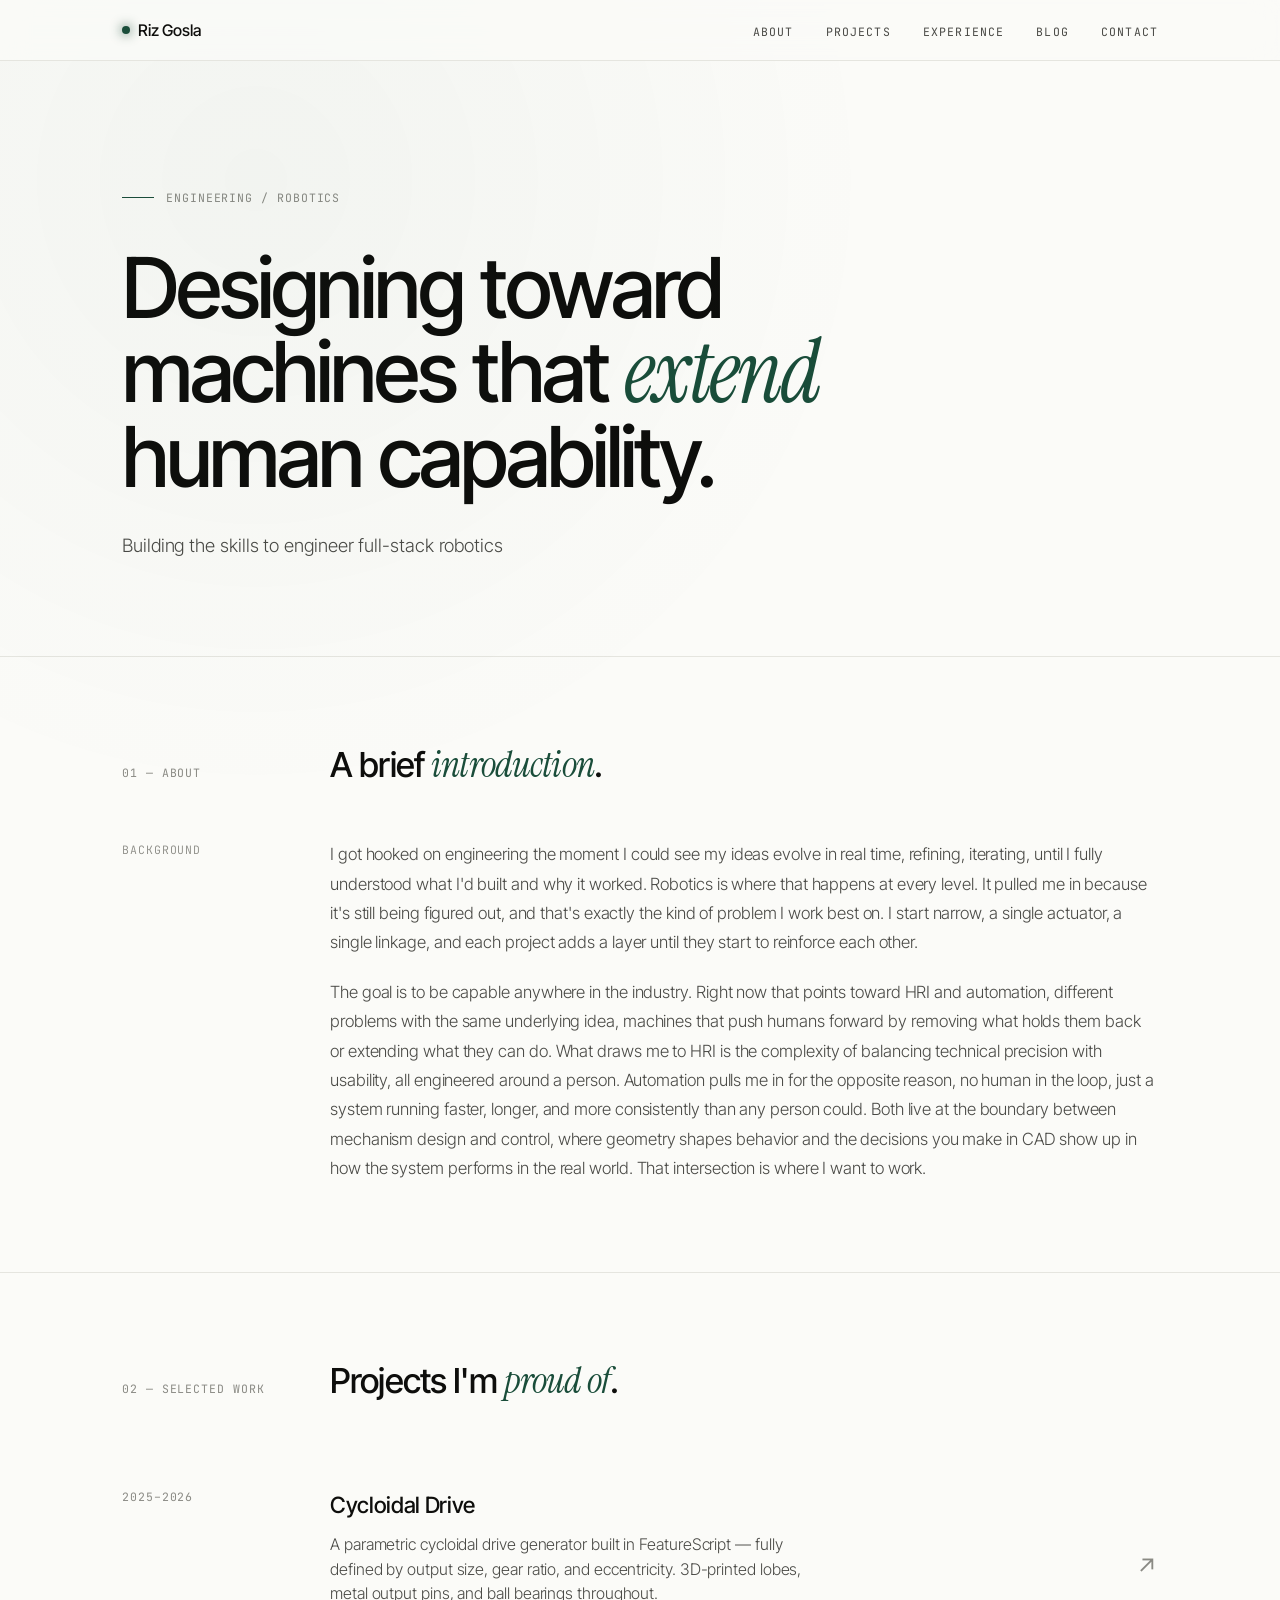
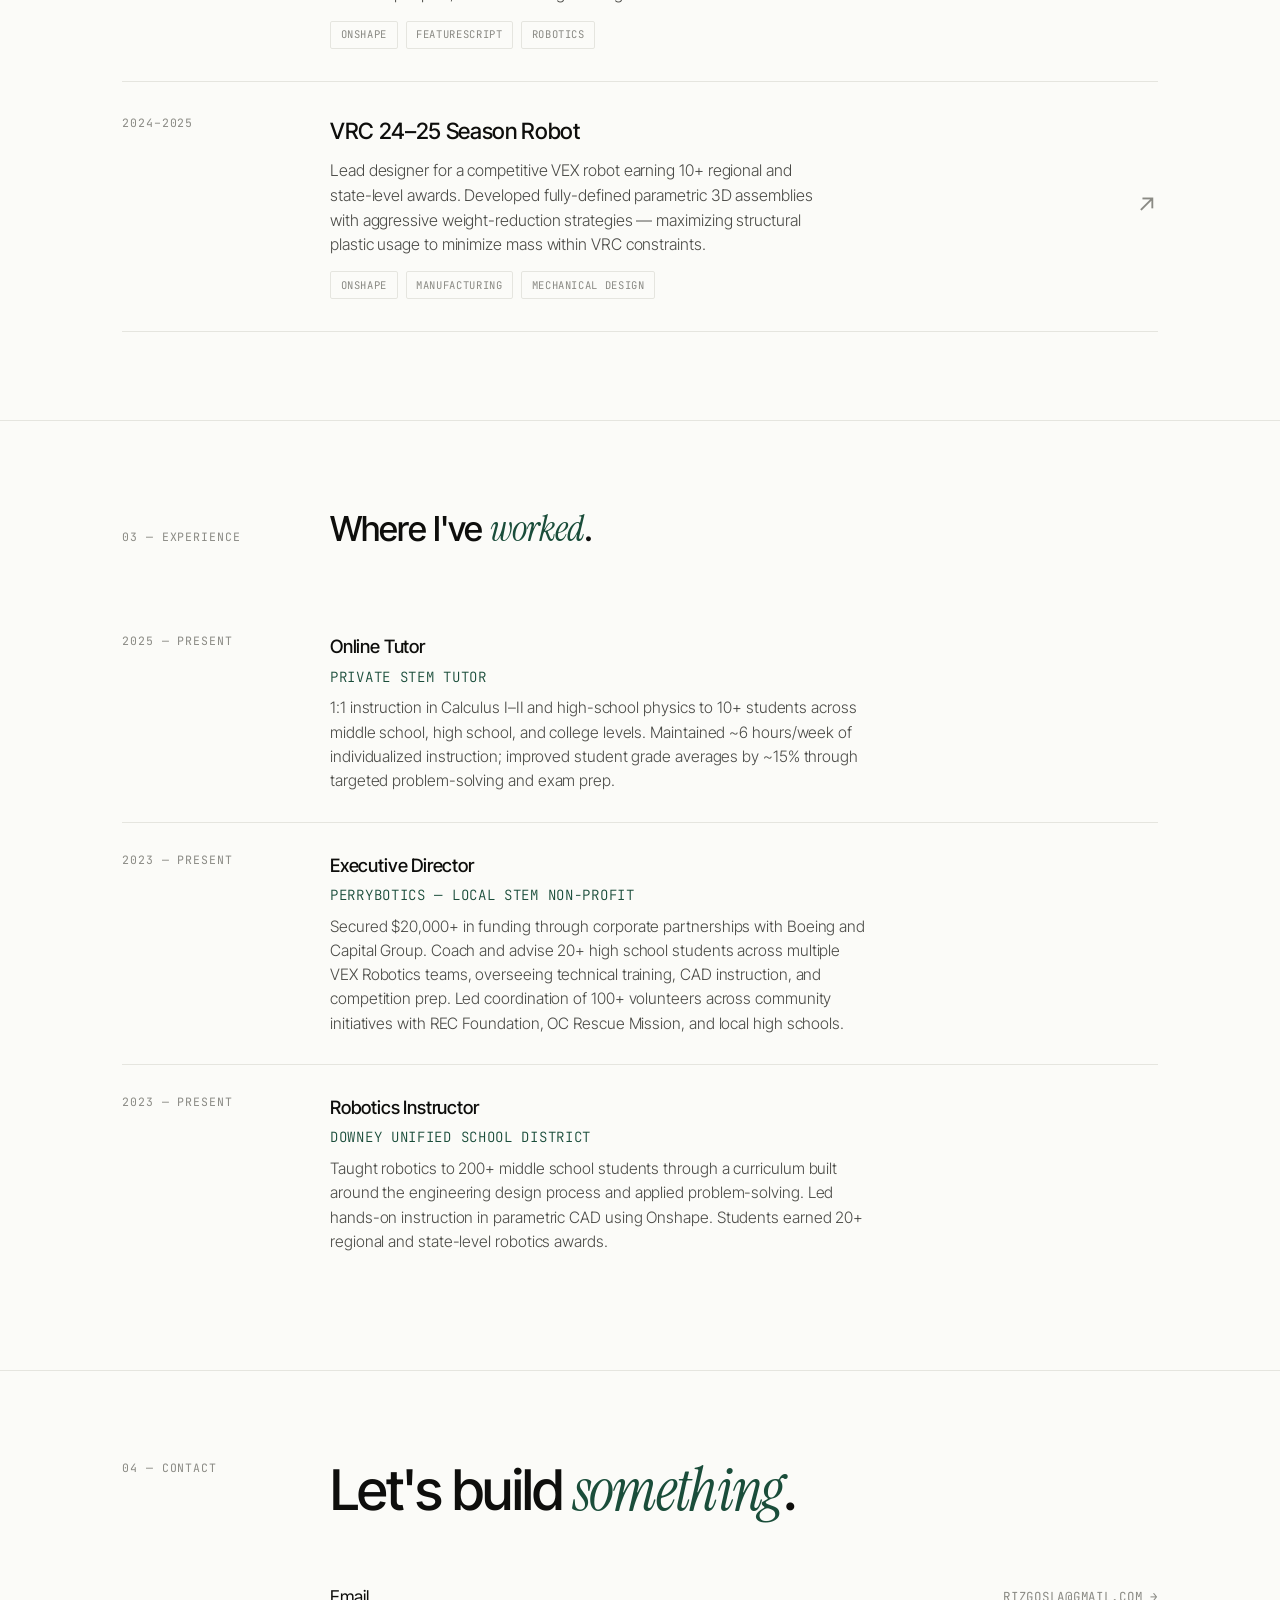
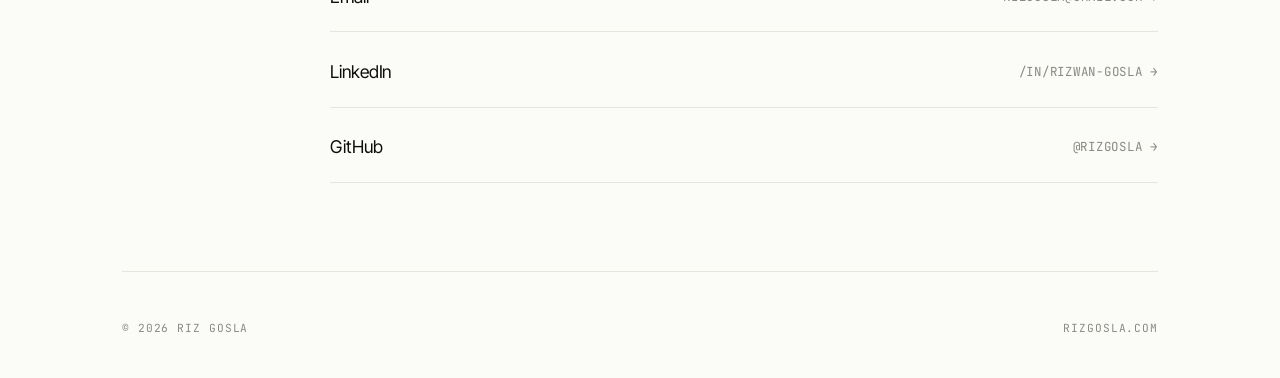
<file: index.html>
<!DOCTYPE html>
<html lang="en">
<head>
<meta charset="UTF-8" />
<meta name="viewport" content="width=device-width, initial-scale=1.0" />
<title>Riz Gosla — Engineering & Robotics</title>
<meta name="description" content="Portfolio of Riz Gosla — engineering and robotics." />
<link rel="preconnect" href="https://fonts.googleapis.com">
<link rel="preconnect" href="https://fonts.gstatic.com" crossorigin>
<link href="https://fonts.googleapis.com/css2?family=Instrument+Serif:ital@0;1&family=Inter+Tight:wght@300;400;500;600&family=JetBrains+Mono:wght@400;500&display=swap" rel="stylesheet">
<link rel="stylesheet" href="styles.css">
</head>
<body>

<nav>
  <div class="inner">
    <a href="index.html" class="brand">Riz Gosla</a>
    <ul>
      <li><a href="#about">About</a></li>
      <li><a href="#projects">Projects</a></li>
      <li><a href="#experience">Experience</a></li>
      <li><a href="blog.html">Blog</a></li>
      <li><a href="#contact">Contact</a></li>
    </ul>
  </div>
</nav>

<div class="container" id="top">
  <header class="hero">
    <div class="eyebrow reveal d1"><span class="mono">Engineering / Robotics</span></div>
    <h1 class="reveal d2">Designing toward<br><span style="white-space:nowrap">machines that <span class="serif">extend</span></span><br>human capability.</h1>
    <p class="lede reveal d3">Building the skills to engineer full-stack robotics</p>
  </header>
</div>

<section id="about">
  <div class="container">
    <div class="section-head">
      <span class="mono">01 — About</span>
      <h2>A brief <span class="serif">introduction</span>.</h2>
    </div>
    <div class="about-body">
      <span class="mono">Background</span>
      <div>
        <p>I got hooked on engineering the moment I could see my ideas evolve in real time, 
          refining, iterating, until I fully understood what I'd built and why it worked. 
          Robotics is where that happens at every level. It pulled me in because it's still 
          being figured out, and that's exactly the kind of problem I work best on. I start 
          narrow, a single actuator, a single linkage, and each project adds a layer until 
          they start to reinforce each other.</p>
        <p>The goal is to be capable anywhere in the industry. Right now that points toward
           HRI and automation, different problems with the same underlying idea, machines 
           that push humans forward by removing what holds them back or extending what 
           they can do. What draws me to HRI is the complexity of balancing technical 
           precision with usability, all engineered around a person. Automation pulls me in 
           for the opposite reason, no human in the loop, just a system running faster, longer, 
           and more consistently than any person could. Both live at the boundary between mechanism 
           design and control, where geometry shapes behavior and the decisions you make in CAD show
            up in how the system performs in the real world. That intersection is where I want to work.</p>
      </div>
    </div>
  </div>
</section>

<section id="projects">
  <div class="container">
    <div class="section-head">
      <span class="mono">02 — Selected Work</span>
      <h2>Projects I'm <span class="serif">proud of</span>.</h2>
    </div>
    <div class="projects">

      <a href="projects/example-project.html" class="project">
        <span class="mono">2025–2026</span>
        <div>
          <h3>Cycloidal Drive</h3>
          <p>A parametric cycloidal drive generator built in FeatureScript — fully defined by output size, gear ratio, and eccentricity. 3D-printed lobes, metal output pins, and ball bearings throughout.</p>
          <div class="tags">
            <span class="tag">Onshape</span>
            <span class="tag">FeatureScript</span>
            <span class="tag">Robotics</span>
          </div>
        </div>
        <span class="project-arrow">↗</span>
      </a>
<!--
      <a href="#" class="project">
        <span class="mono">2026–Present</span>
        <div>
          <h3>Financial Prediction Model</h3>
          <p>A Monte Carlo forecasting model (10,000-run simulation) projecting revenue and profit distributions for a 7-figure food business — incorporating order volume, AOV, and cost variability to assess downside risk and surface key growth drivers.</p>
          <div class="tags">
            <span class="tag">Python</span>
            <span class="tag">Monte Carlo Simulation</span>
            <span class="tag">Data Analysis</span>
          </div>
        </div>
        <span class="project-arrow">↗</span>
      </a>
-->
      <a href="projects/vrc-high-stakes.html" class="project">
        <span class="mono">2024–2025</span>
        <div>
          <h3>VRC 24–25 Season Robot</h3>
          <p>Lead designer for a competitive VEX robot earning 10+ regional and state-level awards. Developed fully-defined parametric 3D assemblies with aggressive weight-reduction strategies — maximizing structural plastic usage to minimize mass within VRC constraints.</p>
          <div class="tags">
            <span class="tag">Onshape</span>
            <span class="tag">Manufacturing</span>
            <span class="tag">Mechanical Design</span>
          </div>
        </div>
        <span class="project-arrow">↗</span>
      </a>

    </div>
  </div>
</section>

<section id="experience">
  <div class="container">
    <div class="section-head">
      <span class="mono">03 — Experience</span>
      <h2>Where I've <span class="serif">worked</span>.</h2>
    </div>

    <div class="exp-item">
      <span class="mono">2025 — Present</span>
      <div>
        <h3>Online Tutor</h3>
        <p class="role">Private STEM Tutor</p>
        <p>1:1 instruction in Calculus I–II and high-school physics to 10+ students across middle school, high school, and college levels. Maintained ~6 hours/week of individualized instruction; improved student grade averages by ~15% through targeted problem-solving and exam prep.</p>
      </div>
    </div>

    <div class="exp-item">
      <span class="mono">2023 — Present</span>
      <div>
        <h3>Executive Director</h3>
        <p class="role">Perrybotics — Local STEM Non-Profit</p>
        <p>Secured $20,000+ in funding through corporate partnerships with Boeing and Capital Group. Coach and advise 20+ high school students across multiple VEX Robotics teams, overseeing technical training, CAD instruction, and competition prep. Led coordination of 100+ volunteers across community initiatives with REC Foundation, OC Rescue Mission, and local high schools.</p>
      </div>
    </div>

    <div class="exp-item">
      <span class="mono">2023 — Present</span>
      <div>
        <h3>Robotics Instructor</h3>
        <p class="role">Downey Unified School District</p>
        <p>Taught robotics to 200+ middle school students through a curriculum built around the engineering design process and applied problem-solving. Led hands-on instruction in parametric CAD using Onshape. Students earned 20+ regional and state-level robotics awards.</p>
      </div>
    </div>


  </div>
</section>

<section id="contact">
  <div class="container">
    <div class="contact-grid">
      <span class="mono">04 — Contact</span>
      <div class="contact-body">
        <h2>Let's build <span class="serif">something</span>.</h2>
        <div class="contact-links">
          <a href="mailto:rizgosla@gmail.com">
            <span class="label">Email</span>
            <span class="value">rizgosla@gmail.com →</span>
          </a>
          <a href="https://www.linkedin.com/in/rizwan-gosla" target="_blank" rel="noopener">
            <span class="label">LinkedIn</span>
            <span class="value">/in/rizwan-gosla →</span>
          </a>
          <a href="https://github.com/rizgosla" target="_blank" rel="noopener">
            <span class="label">GitHub</span>
            <span class="value">@rizgosla →</span>
          </a>
        </div>
      </div>
    </div>
  </div>
</section>

<div class="container">
  <footer>
    <span>© 2026 Riz Gosla</span>
    <span>rizgosla.com</span>
  </footer>
</div>

</body>
</html>
</file>
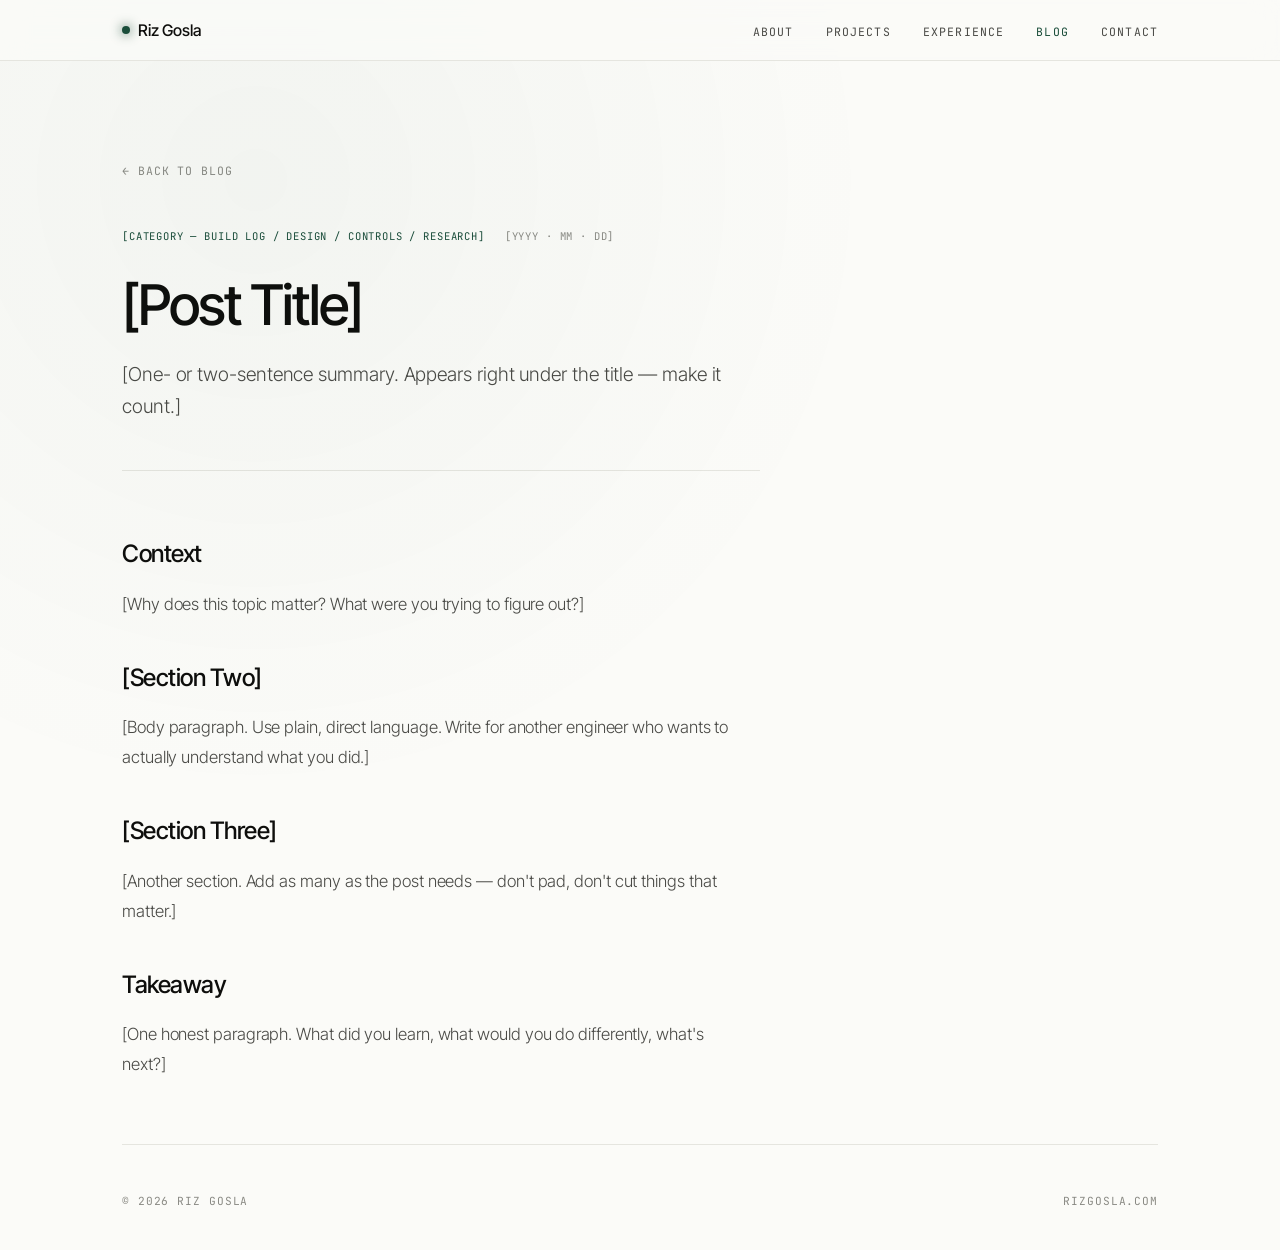
<file: _post-template.html>
<!DOCTYPE html>
<!-- ==========================================================================
     BLOG POST TEMPLATE
     ==========================================================================
     HOW TO USE:
     1. Create a /posts/ folder at the root of your site (same level as index.html).
     2. Duplicate this file inside /posts/. Rename it: my-post-title.html
     3. Update the <title>, meta description, and all [bracketed placeholders].
     4. Add a matching <a class="post-card"> block to blog.html.
     ========================================================================== -->
<html lang="en">
<head>
<meta charset="UTF-8" />
<meta name="viewport" content="width=device-width, initial-scale=1.0" />
<title>[Post Title] — Riz Gosla</title>
<meta name="description" content="[One sentence describing the post.]" />
<link rel="preconnect" href="https://fonts.googleapis.com">
<link rel="preconnect" href="https://fonts.gstatic.com" crossorigin>
<link href="https://fonts.googleapis.com/css2?family=Instrument+Serif:ital@0;1&family=Inter+Tight:wght@300;400;500;600&family=JetBrains+Mono:wght@400;500&display=swap" rel="stylesheet">
<!-- NOTE: ../styles.css because this file is one folder deep -->
<link rel="stylesheet" href="../styles.css">
</head>
<body>

<nav>
  <div class="inner">
    <a href="../index.html" class="brand">Riz Gosla</a>
    <ul>
      <li><a href="../index.html#about">About</a></li>
      <li><a href="../index.html#projects">Projects</a></li>
      <li><a href="../index.html#experience">Experience</a></li>
      <li><a href="../blog.html" class="active">Blog</a></li>
      <li><a href="../index.html#contact">Contact</a></li>
    </ul>
  </div>
</nav>

<div class="container">
  <article class="post-detail">
    <a href="../blog.html" class="back-link">← Back to blog</a>

    <div class="post-detail-meta">
      <span class="post-cat mono">[Category — Build Log / Design / Controls / Research]</span>
      <span class="mono post-date">[YYYY · MM · DD]</span>
    </div>

    <h1>[Post Title]</h1>

    <p class="summary">[One- or two-sentence summary. Appears right under the title — make it count.]</p>

    <!-- ======================================================================
         POST BODY — write your content here.
         Use <h2> for section headings, <p> for paragraphs, <ul>/<ol> for lists.
         Add images with: <img src="../images/your-image.jpg" alt="description">
         (create an /images/ folder at the root if you don't have one)
         ====================================================================== -->
    <div class="post-body">

      <h2>Context</h2>
      <p>[Why does this topic matter? What were you trying to figure out?]</p>

      <h2>[Section Two]</h2>
      <p>[Body paragraph. Use plain, direct language. Write for another engineer who wants to actually understand what you did.]</p>

      <h2>[Section Three]</h2>
      <p>[Another section. Add as many as the post needs — don't pad, don't cut things that matter.]</p>

      <h2>Takeaway</h2>
      <p>[One honest paragraph. What did you learn, what would you do differently, what's next?]</p>

    </div>

    <!-- Optional: link to a related project page -->
    <!-- <div class="post-related">
      <span class="mono">Related project</span>
      <a href="../projects/your-project.html" class="post-related-link">Cycloidal Drive ↗</a>
    </div> -->

  </article>
</div>

<div class="container">
  <footer>
    <span>© 2026 Riz Gosla</span>
    <span>rizgosla.com</span>
  </footer>
</div>

</body>
</html>
</file>
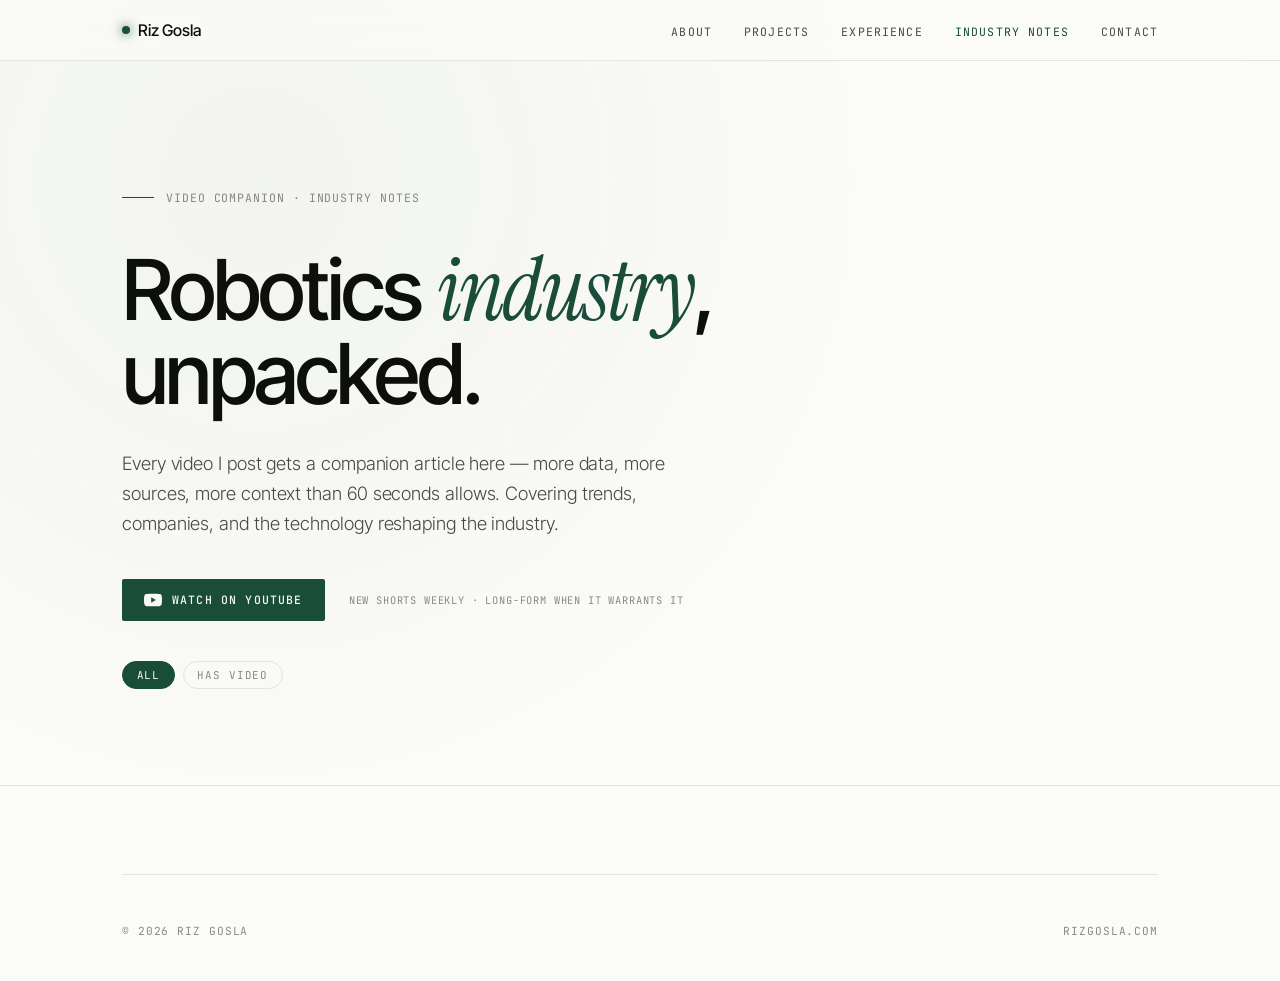
<file: blog.html>
<!DOCTYPE html>
<html lang="en">
<head>
<meta charset="UTF-8" />
<meta name="viewport" content="width=device-width, initial-scale=1.0" />
<title>Industry Notes — Riz Gosla</title>
<link rel="preconnect" href="https://fonts.googleapis.com">
<link rel="preconnect" href="https://fonts.gstatic.com" crossorigin>
<link href="https://fonts.googleapis.com/css2?family=Instrument+Serif:ital@0;1&family=Inter+Tight:wght@300;400;500;600&family=JetBrains+Mono:wght@400;500&display=swap" rel="stylesheet">
<link rel="stylesheet" href="styles.css">
</head>
<body>

<nav>
  <div class="inner">
    <a href="index.html" class="brand">Riz Gosla</a>
    <ul>
      <li><a href="index.html#about">About</a></li>
      <li><a href="index.html#projects">Projects</a></li>
      <li><a href="index.html#experience">Experience</a></li>
      <li><a href="blog.html" class="active">Industry Notes</a></li>
      <li><a href="index.html#contact">Contact</a></li>
    </ul>
  </div>
</nav>

<div class="container">
  <header class="hero">
    <div class="eyebrow"><span class="mono">Video Companion · Industry Notes</span></div>
    <h1>Robotics <span class="serif">industry</span>, unpacked.</h1>
    <p class="lede">Every video I post gets a companion article here — more data, more sources, more context than 60 seconds allows. Covering trends, companies, and the technology reshaping the industry.</p>

    <div class="blog-channel-cta">
      <a href="https://youtube.com/@rizgosla" target="_blank" rel="noopener" class="yt-follow-btn">
        <svg width="18" height="18" viewBox="0 0 24 24" fill="currentColor" aria-hidden="true"><path d="M23.498 6.186a3.016 3.016 0 0 0-2.122-2.136C19.505 3.545 12 3.545 12 3.545s-7.505 0-9.377.505A3.017 3.017 0 0 0 .502 6.186C0 8.07 0 12 0 12s0 3.93.502 5.814a3.016 3.016 0 0 0 2.122 2.136c1.871.505 9.376.505 9.376.505s7.505 0 9.377-.505a3.015 3.015 0 0 0 2.122-2.136C24 15.93 24 12 24 12s0-3.93-.502-5.814zM9.545 15.568V8.432L15.818 12l-6.273 3.568z"/></svg>
        Watch on YouTube
      </a>
      <span class="mono blog-channel-note">New shorts weekly · Long-form when it warrants it</span>
    </div>

    <div class="blog-filters" id="filters"></div>
  </header>
</div>

<section class="blog-section">
  <div class="container">
    <div id="featured"></div>
    <div class="post-grid" id="post-grid"></div>
  </div>
</section>

<div class="container">
  <footer>
    <span>© 2026 Riz Gosla</span>
    <span>rizgosla.com</span>
  </footer>
</div>

<script>
// ==========================================================================
// POST DATA — Add new posts here. Newest first.
//
//   href:     path to the post HTML file (in /posts/)
//   category: industry-trend | company-spotlight | tech-breakdown | deep-dive
//   date:     YYYY · MM · DD
//   title:    post title
//   excerpt:  1–2 sentence teaser
//   youtube:  (optional) YouTube video URL to link — omit if no video yet
//   featured: true for the top/hero post (only set one at a time)
//
// CATEGORIES:
//   industry-trend    — market shifts, funding rounds, acquisition activity
//   company-spotlight — deep look at a single company's tech or strategy
//   tech-breakdown    — how a specific technology actually works
//   deep-dive         — long-form analysis that goes beyond a single short
//
// To add a post:
//   1. Duplicate posts/_post-template.html → posts/your-slug.html
//   2. Fill in the template placeholders
//   3. Add an entry below (copy an existing one, update the fields)
//   Done — the page rebuilds itself.
// ==========================================================================
const posts = [

  // Add posts here. Copy this block and fill it in:
  //
  // {
  //   href: "posts/your-slug.html",
  //   category: "industry-trend",        // industry-trend | company-spotlight | tech-breakdown | deep-dive
  //   date: "2026 · MM · DD",
  //   title: "Your post title",
  //   excerpt: "One or two sentence teaser.",
  //   youtube: "https://youtube.com/...", // optional — remove line if no video
  //   featured: true                      // optional — only set on one post at a time
  // },

];
// ==========================================================================
// RENDERING — don't edit below unless changing the blog layout.
// ==========================================================================

const CATEGORY_LABELS = {
  'industry-trend':    'Industry Trend',
  'company-spotlight': 'Company Spotlight',
  'tech-breakdown':    'Tech Breakdown',
  'deep-dive':         'Deep Dive'
};

function fmtCat(c) {
  return CATEGORY_LABELS[c] || c.split('-').map(w => w[0].toUpperCase() + w.slice(1)).join(' ');
}

function ytBadge(url) {
  if (!url) return '';
  return `<a href="${url}" target="_blank" rel="noopener" class="post-yt-badge" onclick="event.stopPropagation()">
    <svg width="11" height="11" viewBox="0 0 24 24" fill="currentColor" aria-hidden="true"><path d="M23.498 6.186a3.016 3.016 0 0 0-2.122-2.136C19.505 3.545 12 3.545 12 3.545s-7.505 0-9.377.505A3.017 3.017 0 0 0 .502 6.186C0 8.07 0 12 0 12s0 3.93.502 5.814a3.016 3.016 0 0 0 2.122 2.136c1.871.505 9.376.505 9.376.505s7.505 0 9.377-.505a3.015 3.015 0 0 0 2.122-2.136C24 15.93 24 12 24 12s0-3.93-.502-5.814zM9.545 15.568V8.432L15.818 12l-6.273 3.568z"/></svg>
    Watch video
  </a>`;
}

const featuredPost = posts.find(p => p.featured);
const gridPosts    = posts.filter(p => !p.featured);

// Render featured
document.getElementById('featured').innerHTML = featuredPost ? `
  <a href="${featuredPost.href}" class="post-featured" data-category="${featuredPost.category}">
    <div class="post-featured-meta">
      <span class="post-cat mono">${fmtCat(featuredPost.category)}</span>
      <span class="mono post-date">${featuredPost.date}</span>
      ${featuredPost.youtube ? `<span class="post-has-video mono">
        <svg width="9" height="9" viewBox="0 0 24 24" fill="currentColor"><path d="M23.498 6.186a3.016 3.016 0 0 0-2.122-2.136C19.505 3.545 12 3.545 12 3.545s-7.505 0-9.377.505A3.017 3.017 0 0 0 .502 6.186C0 8.07 0 12 0 12s0 3.93.502 5.814a3.016 3.016 0 0 0 2.122 2.136c1.871.505 9.376.505 9.376.505s7.505 0 9.377-.505a3.015 3.015 0 0 0 2.122-2.136C24 15.93 24 12 24 12s0-3.93-.502-5.814zM9.545 15.568V8.432L15.818 12l-6.273 3.568z"/></svg>
        Video available
      </span>` : ''}
    </div>
    <h2>${featuredPost.title}</h2>
    <p class="post-excerpt">${featuredPost.excerpt}</p>
    <div class="post-featured-actions">
      <span class="post-read-more">Read companion article ↗</span>
      ${ytBadge(featuredPost.youtube)}
    </div>
  </a>` : '';

// Render grid
document.getElementById('post-grid').innerHTML = gridPosts.length
  ? gridPosts.map(p => `
    <a href="${p.href}" class="post-card" data-category="${p.category}">
      <div class="post-card-meta">
        <span class="post-cat mono">${fmtCat(p.category)}</span>
        <span class="mono post-date">${p.date}</span>
        ${p.youtube ? `<span class="post-has-video mono">
          <svg width="8" height="8" viewBox="0 0 24 24" fill="currentColor"><path d="M23.498 6.186a3.016 3.016 0 0 0-2.122-2.136C19.505 3.545 12 3.545 12 3.545s-7.505 0-9.377.505A3.017 3.017 0 0 0 .502 6.186C0 8.07 0 12 0 12s0 3.93.502 5.814a3.016 3.016 0 0 0 2.122 2.136c1.871.505 9.376.505 9.376.505s7.505 0 9.377-.505a3.015 3.015 0 0 0 2.122-2.136C24 15.93 24 12 24 12s0-3.93-.502-5.814zM9.545 15.568V8.432L15.818 12l-6.273 3.568z"/></svg>
          Video
        </span>` : ''}
      </div>
      <h3>${p.title}</h3>
      <p class="post-excerpt">${p.excerpt}</p>
      <div class="post-card-footer">
        <span class="post-read-more">Read ↗</span>
        ${ytBadge(p.youtube)}
      </div>
    </a>`).join('')
  : '';

// Build filters from categories present in posts
const cats = [...new Set(posts.map(p => p.category))];
const filtersEl = document.getElementById('filters');
filtersEl.innerHTML =
  `<button class="filter-btn active" data-filter="all">All</button>` +
  cats.map(c => `<button class="filter-btn" data-filter="${c}">${fmtCat(c)}</button>`).join('') +
  `<button class="filter-btn" data-filter="has-video">Has Video</button>`;

filtersEl.addEventListener('click', e => {
  const btn = e.target.closest('.filter-btn');
  if (!btn) return;
  filtersEl.querySelectorAll('.filter-btn').forEach(b => b.classList.remove('active'));
  btn.classList.add('active');
  const f = btn.dataset.filter;
  document.querySelectorAll('.post-card, .post-featured').forEach(card => {
    if (f === 'all') {
      card.style.display = '';
    } else if (f === 'has-video') {
      const postData = posts.find(p => card.querySelector('h2,h3')?.textContent === p.title);
      card.style.display = (postData && postData.youtube) ? '' : 'none';
    } else {
      card.style.display = (card.dataset.category === f) ? '' : 'none';
    }
  });
});
</script>

</body>
</html>
</file>
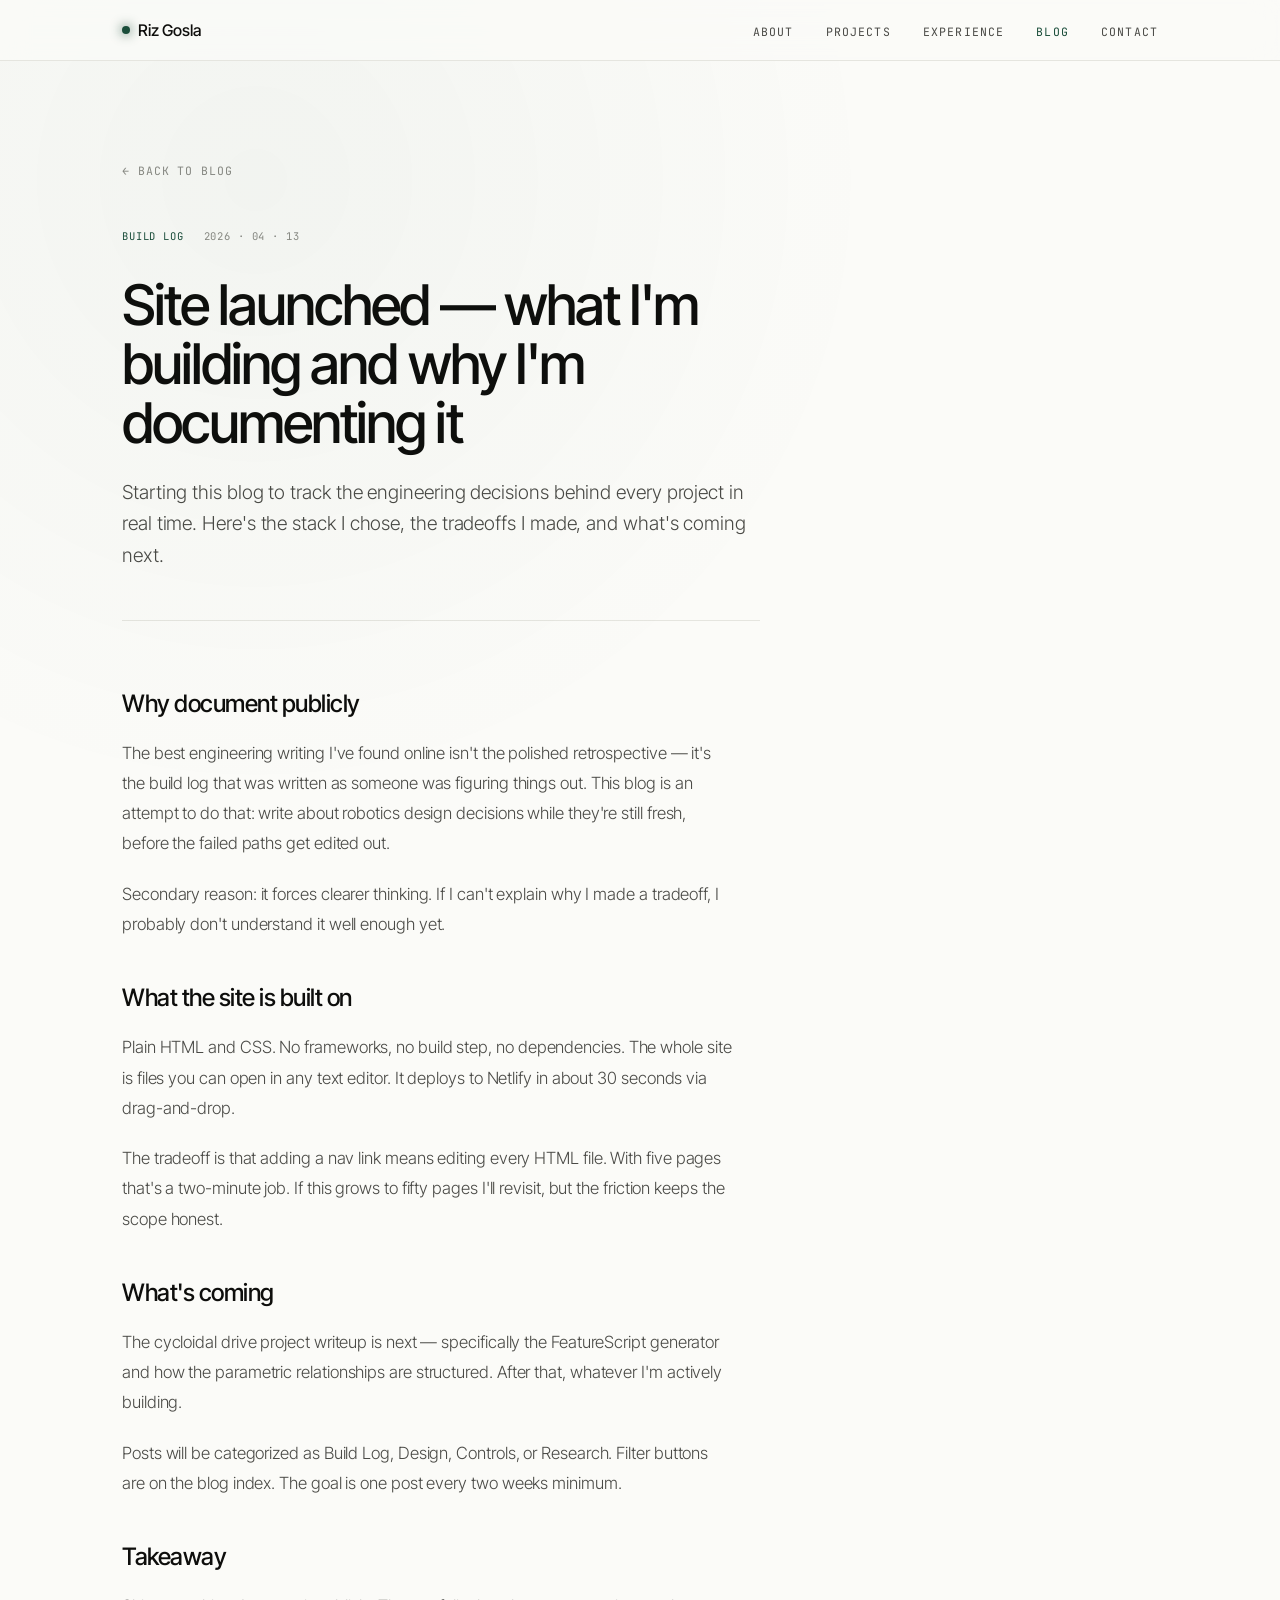
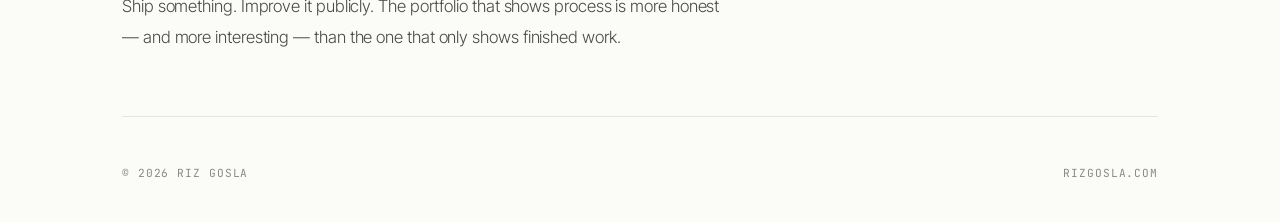
<file: example-post.html>
<!DOCTYPE html>
<html lang="en">
<head>
<meta charset="UTF-8" />
<meta name="viewport" content="width=device-width, initial-scale=1.0" />
<title>Site launched — Riz Gosla</title>
<meta name="description" content="Starting this blog to track the engineering decisions behind every project in real time." />
<link rel="preconnect" href="https://fonts.googleapis.com">
<link rel="preconnect" href="https://fonts.gstatic.com" crossorigin>
<link href="https://fonts.googleapis.com/css2?family=Instrument+Serif:ital@0;1&family=Inter+Tight:wght@300;400;500;600&family=JetBrains+Mono:wght@400;500&display=swap" rel="stylesheet">
<link rel="stylesheet" href="../styles.css">
</head>
<body>

<nav>
  <div class="inner">
    <a href="../index.html" class="brand">Riz Gosla</a>
    <ul>
      <li><a href="../index.html#about">About</a></li>
      <li><a href="../index.html#projects">Projects</a></li>
      <li><a href="../index.html#experience">Experience</a></li>
      <li><a href="../blog.html" class="active">Blog</a></li>
      <li><a href="../index.html#contact">Contact</a></li>
    </ul>
  </div>
</nav>

<div class="container">
  <article class="post-detail">
    <a href="../blog.html" class="back-link">← Back to blog</a>

    <div class="post-detail-meta">
      <span class="post-cat mono">Build Log</span>
      <span class="mono post-date">2026 · 04 · 13</span>
    </div>

    <h1>Site launched — what I'm building and why I'm documenting it</h1>

    <p class="summary">Starting this blog to track the engineering decisions behind every project in real time. Here's the stack I chose, the tradeoffs I made, and what's coming next.</p>

    <div class="post-body">

      <h2>Why document publicly</h2>
      <p>The best engineering writing I've found online isn't the polished retrospective — it's the build log that was written as someone was figuring things out. This blog is an attempt to do that: write about robotics design decisions while they're still fresh, before the failed paths get edited out.</p>
      <p>Secondary reason: it forces clearer thinking. If I can't explain why I made a tradeoff, I probably don't understand it well enough yet.</p>

      <h2>What the site is built on</h2>
      <p>Plain HTML and CSS. No frameworks, no build step, no dependencies. The whole site is files you can open in any text editor. It deploys to Netlify in about 30 seconds via drag-and-drop.</p>
      <p>The tradeoff is that adding a nav link means editing every HTML file. With five pages that's a two-minute job. If this grows to fifty pages I'll revisit, but the friction keeps the scope honest.</p>

      <h2>What's coming</h2>
      <p>The cycloidal drive project writeup is next — specifically the FeatureScript generator and how the parametric relationships are structured. After that, whatever I'm actively building.</p>
      <p>Posts will be categorized as Build Log, Design, Controls, or Research. Filter buttons are on the blog index. The goal is one post every two weeks minimum.</p>

      <h2>Takeaway</h2>
      <p>Ship something. Improve it publicly. The portfolio that shows process is more honest — and more interesting — than the one that only shows finished work.</p>

    </div>

  </article>
</div>

<div class="container">
  <footer>
    <span>© 2026 Riz Gosla</span>
    <span>rizgosla.com</span>
  </footer>
</div>

</body>
</html>
</file>
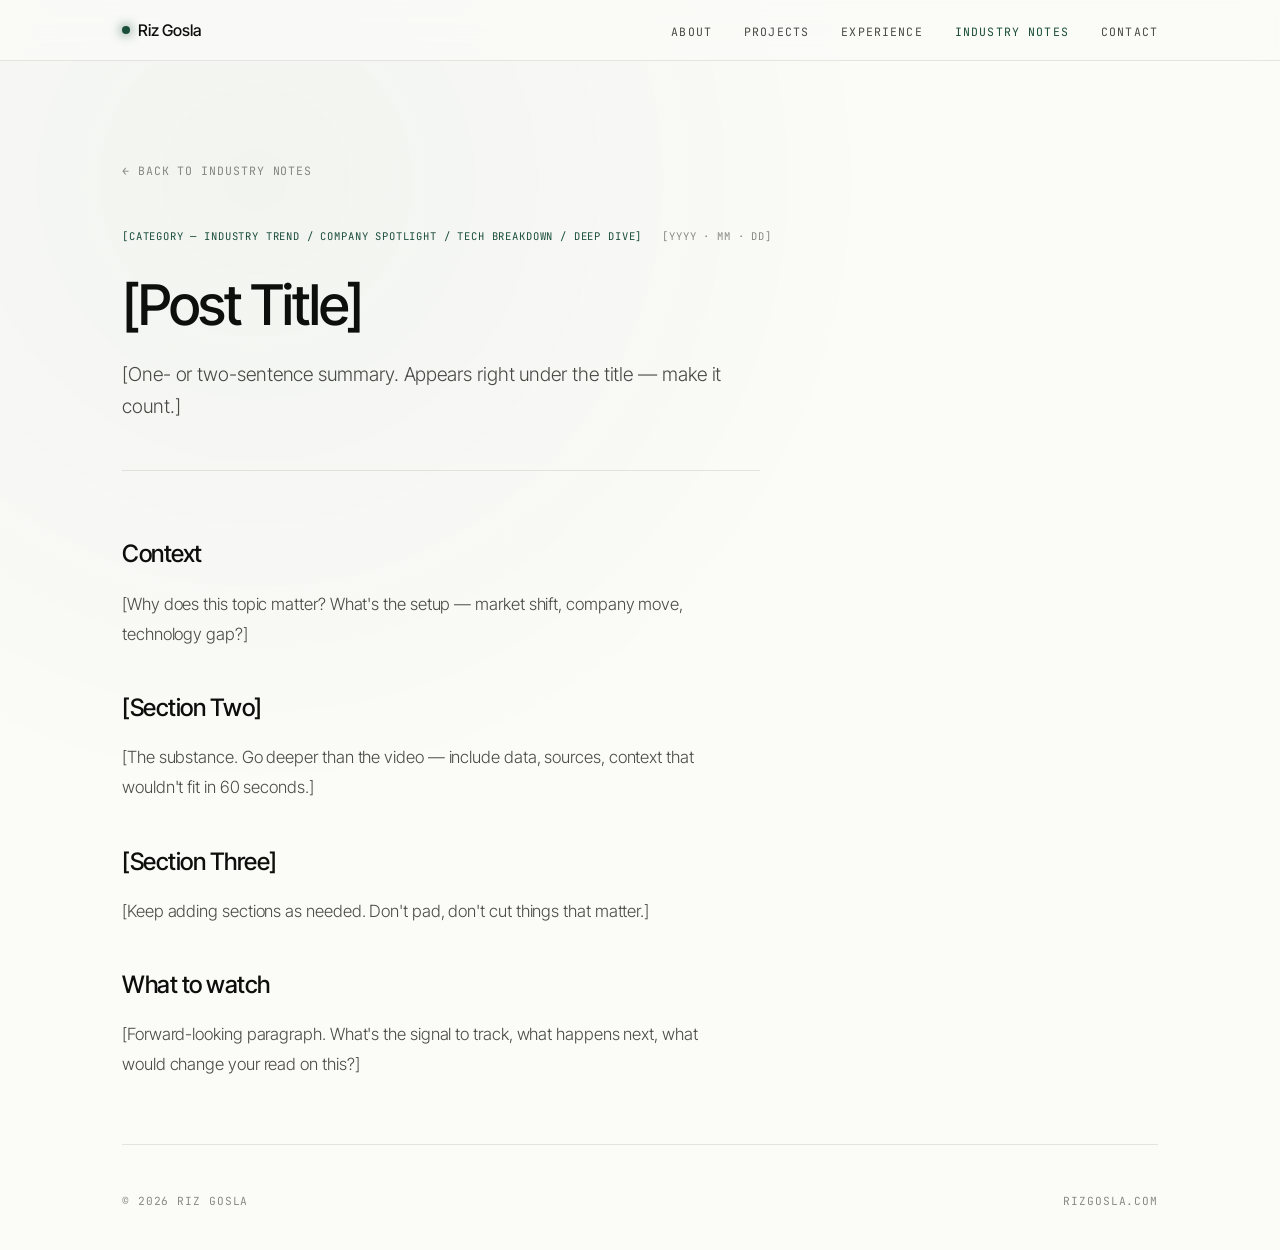
<file: posts/_post-template.html>
<!DOCTYPE html>
<!-- ==========================================================================
     BLOG POST TEMPLATE
     ==========================================================================
     HOW TO USE:
     1. Duplicate this file inside /posts/. Rename it: my-post-title.html
     2. Update the <title>, meta description, and all [bracketed placeholders].
     3. Add a matching entry to the posts array in blog.html.

     CATEGORIES:
       Industry Trend    — market shifts, funding rounds, acquisition activity
       Company Spotlight — deep look at a single company's tech or strategy
       Tech Breakdown    — how a specific technology actually works
       Deep Dive         — long-form analysis that goes beyond a single short
     ========================================================================== -->
<html lang="en">
<head>
<meta charset="UTF-8" />
<meta name="viewport" content="width=device-width, initial-scale=1.0" />
<title>[Post Title] — Riz Gosla</title>
<meta name="description" content="[One sentence describing the post.]" />
<link rel="preconnect" href="https://fonts.googleapis.com">
<link rel="preconnect" href="https://fonts.gstatic.com" crossorigin>
<link href="https://fonts.googleapis.com/css2?family=Instrument+Serif:ital@0;1&family=Inter+Tight:wght@300;400;500;600&family=JetBrains+Mono:wght@400;500&display=swap" rel="stylesheet">
<link rel="stylesheet" href="../styles.css">
</head>
<body>

<nav>
  <div class="inner">
    <a href="../index.html" class="brand">Riz Gosla</a>
    <ul>
      <li><a href="../index.html#about">About</a></li>
      <li><a href="../index.html#projects">Projects</a></li>
      <li><a href="../index.html#experience">Experience</a></li>
      <li><a href="../blog.html" class="active">Industry Notes</a></li>
      <li><a href="../index.html#contact">Contact</a></li>
    </ul>
  </div>
</nav>

<div class="container">
  <article class="post-detail">
    <a href="../blog.html" class="back-link">← Back to Industry Notes</a>

    <div class="post-detail-meta">
      <span class="post-cat mono">[Category — Industry Trend / Company Spotlight / Tech Breakdown / Deep Dive]</span>
      <span class="mono post-date">[YYYY · MM · DD]</span>
      <!-- If this post has a video, add the badge below. Remove if no video. -->
      <!--
      <a href="[YouTube URL]" target="_blank" rel="noopener" class="post-yt-badge">
        <svg width="11" height="11" viewBox="0 0 24 24" fill="currentColor"><path d="M23.498 6.186a3.016 3.016 0 0 0-2.122-2.136C19.505 3.545 12 3.545 12 3.545s-7.505 0-9.377.505A3.017 3.017 0 0 0 .502 6.186C0 8.07 0 12 0 12s0 3.93.502 5.814a3.016 3.016 0 0 0 2.122 2.136c1.871.505 9.376.505 9.376.505s7.505 0 9.377-.505a3.015 3.015 0 0 0 2.122-2.136C24 15.93 24 12 24 12s0-3.93-.502-5.814zM9.545 15.568V8.432L15.818 12l-6.273 3.568z"/></svg>
        Watch video
      </a>
      -->
    </div>

    <h1>[Post Title]</h1>

    <p class="summary">[One- or two-sentence summary. Appears right under the title — make it count.]</p>

    <!-- ======================================================================
         POST BODY — write your content here.
         Use <h2> for section headings, <p> for paragraphs, <ul>/<ol> for lists.
         Add images with: <img src="../images/your-image.jpg" alt="description">
         ====================================================================== -->
    <div class="post-body">

      <h2>Context</h2>
      <p>[Why does this topic matter? What's the setup — market shift, company move, technology gap?]</p>

      <h2>[Section Two]</h2>
      <p>[The substance. Go deeper than the video — include data, sources, context that wouldn't fit in 60 seconds.]</p>

      <h2>[Section Three]</h2>
      <p>[Keep adding sections as needed. Don't pad, don't cut things that matter.]</p>

      <h2>What to watch</h2>
      <p>[Forward-looking paragraph. What's the signal to track, what happens next, what would change your read on this?]</p>

    </div>

    <!-- Optional: link to a related video or project -->
    <!--
    <div class="post-related">
      <span class="mono">Related</span>
      <a href="[YouTube URL]" target="_blank" rel="noopener" class="post-related-link">Watch the video ↗</a>
    </div>
    -->

  </article>
</div>

<div class="container">
  <footer>
    <span>© 2026 Riz Gosla</span>
    <span>rizgosla.com</span>
  </footer>
</div>

</body>
</html>
</file>
<file: styles.css>
/* ==========================================================================
   Riz Gosla — Portfolio Styles
   ========================================================================== */

:root {
  --bg: #fbfbf8;
  --bg-elev: #f3f3ee;
  --ink: #0e0e0c;
  --ink-soft: #4a4a46;
  --ink-mute: #8a8a84;
  --line: #e5e5df;
  --accent: #1a4d3a;
  --accent-soft: #2d6b52;
  --radius: 2px;
  --max: 1100px;
}

* { box-sizing: border-box; margin: 0; padding: 0; }
html { scroll-behavior: smooth; }
body {
  font-family: 'Inter Tight', system-ui, sans-serif;
  font-weight: 400;
  background: var(--bg);
  color: var(--ink);
  line-height: 1.55;
  -webkit-font-smoothing: antialiased;
  letter-spacing: -0.005em;
}
.serif { font-family: 'Instrument Serif', Georgia, serif; font-style: italic; font-weight: 400; }
.mono { font-family: 'JetBrains Mono', ui-monospace, monospace; font-size: 0.72rem; letter-spacing: 0.08em; text-transform: uppercase; color: var(--ink-mute); }
a { color: inherit; text-decoration: none; }
.container { max-width: var(--max); margin: 0 auto; padding: 0 2rem; }

body::before {
  content: "";
  position: fixed; inset: 0;
  background-image: radial-gradient(circle at 20% 20%, rgba(26,77,58,0.04), transparent 50%);
  pointer-events: none;
  z-index: 1;
}

/* NAV */
nav {
  position: sticky; top: 0; z-index: 50;
  background: rgba(251, 251, 248, 0.82);
  backdrop-filter: saturate(1.4) blur(14px);
  -webkit-backdrop-filter: saturate(1.4) blur(14px);
  border-bottom: 1px solid var(--line);
}
nav .inner {
  max-width: var(--max); margin: 0 auto;
  padding: 1.1rem 2rem;
  display: flex; justify-content: space-between; align-items: center;
}
nav .brand {
  font-weight: 500; font-size: 1rem; letter-spacing: -0.01em;
  display: flex; align-items: center; gap: 0.5rem;
  white-space: nowrap; flex-shrink: 0;
}
nav .brand::before {
  content: ""; width: 8px; height: 8px; background: var(--accent);
  border-radius: 50%; box-shadow: 0 0 12px var(--accent); flex-shrink: 0;
}
nav ul { display: flex; gap: 2rem; list-style: none; }
nav ul a {
  font-family: 'JetBrains Mono', monospace;
  font-size: 0.72rem; text-transform: uppercase; letter-spacing: 0.1em;
  color: var(--ink-soft); transition: color 0.2s; white-space: nowrap;
}
nav ul a:hover, nav ul a.active { color: var(--accent); }
@media (max-width: 640px) {
  nav .inner { padding: 0.85rem 1rem; gap: 0.75rem; }
  nav .brand { font-size: 0.85rem; }
  nav ul { gap: 0.65rem; overflow-x: auto; -webkit-overflow-scrolling: touch; scrollbar-width: none; }
  nav ul::-webkit-scrollbar { display: none; }
  nav ul a { font-size: 0.58rem; letter-spacing: 0.06em; }
}

/* HERO */
header.hero { padding: 8rem 0 6rem; position: relative; }
.eyebrow { display: flex; align-items: center; gap: 0.75rem; margin-bottom: 2.5rem; }
.eyebrow::before { content: ""; width: 32px; height: 1px; background: var(--accent); }
h1 {
  font-family: 'Inter Tight', sans-serif;
  font-size: clamp(2.75rem, 7vw, 5.25rem);
  font-weight: 500; line-height: 0.98;
  letter-spacing: -0.035em; margin-bottom: 2rem; max-width: 13ch;
}
h1 .serif { color: var(--accent); font-weight: 400; font-size: 1.05em; }
.lede { font-size: 1.15rem; color: var(--ink-soft); max-width: 52ch; line-height: 1.65; font-weight: 300; }

/* SECTIONS */
section { padding: 5.5rem 0; border-top: 1px solid var(--line); position: relative; }
.section-head {
  display: grid; grid-template-columns: 160px 1fr; gap: 3rem;
  margin-bottom: 3.5rem; align-items: baseline;
}
.section-head h2 { font-size: 2.15rem; font-weight: 500; letter-spacing: -0.025em; line-height: 1.05; }
.section-head h2 .serif { color: var(--accent); font-size: 1.08em; }
@media (max-width: 720px) { .section-head { grid-template-columns: 1fr; gap: 0.75rem; } }

/* ABOUT */
.about-body {
  display: grid; grid-template-columns: 160px 1fr; gap: 3rem;
  font-size: 1.05rem; color: var(--ink-soft); line-height: 1.75; font-weight: 300;
}
.about-body p + p { margin-top: 1.25rem; }
@media (max-width: 720px) { .about-body { grid-template-columns: 1fr; gap: 0.75rem; } }

/* PROJECT LIST */
.project {
  display: grid; grid-template-columns: 160px 1fr auto; gap: 3rem;
  padding: 2rem 0; border-bottom: 1px solid var(--line);
  align-items: start; transition: background 0.3s, padding 0.3s;
}
.project:hover { background: var(--bg-elev); padding-left: 1.25rem; padding-right: 1.25rem; }
.project:hover .project-arrow { transform: translate(4px, -4px); color: var(--accent); }
.project:hover h3 { color: var(--accent); }
.project h3 { font-size: 1.4rem; font-weight: 500; letter-spacing: -0.015em; margin-bottom: 0.6rem; transition: color 0.3s; }
.project p { color: var(--ink-soft); max-width: 55ch; margin-bottom: 0.9rem; font-weight: 300; }
.tags { display: flex; flex-wrap: wrap; gap: 0.5rem; }
.tag {
  font-family: 'JetBrains Mono', monospace;
  font-size: 0.66rem; text-transform: uppercase; letter-spacing: 0.06em;
  padding: 0.3rem 0.6rem; border: 1px solid var(--line); color: var(--ink-mute); border-radius: var(--radius);
}
.project-arrow { font-size: 1.5rem; color: var(--ink-mute); transition: transform 0.3s, color 0.3s; align-self: center; }
@media (max-width: 720px) {
  .project { grid-template-columns: 1fr; gap: 0.75rem; padding: 1.75rem 0; }
  .project-arrow { display: none; }
}

/* EXPERIENCE */
.exp-item {
  display: grid; grid-template-columns: 160px 1fr; gap: 3rem;
  padding: 1.75rem 0; border-bottom: 1px solid var(--line);
}
.exp-item:last-child { border-bottom: none; }
.exp-item h3 { font-size: 1.15rem; font-weight: 500; margin-bottom: 0.35rem; letter-spacing: -0.01em; }
.exp-item .role { color: var(--accent); font-size: 0.88rem; margin-bottom: 0.5rem; font-family: 'JetBrains Mono', monospace; text-transform: uppercase; letter-spacing: 0.05em; }
.exp-item p { color: var(--ink-soft); font-size: 0.98rem; max-width: 60ch; font-weight: 300; }
@media (max-width: 720px) { .exp-item { grid-template-columns: 1fr; gap: 0.5rem; } }

/* RESUME */
.resume-card { display: grid; grid-template-columns: 160px 1fr; gap: 3rem; align-items: center; }
.resume-cta {
  display: inline-flex; align-items: center; gap: 0.75rem;
  padding: 1.05rem 1.9rem; background: var(--accent); color: #fbfbf8;
  border-radius: var(--radius); font-family: 'JetBrains Mono', monospace;
  font-size: 0.75rem; text-transform: uppercase; letter-spacing: 0.1em; font-weight: 500;
  transition: transform 0.2s, box-shadow 0.2s, background 0.2s;
}
.resume-cta:hover { transform: translateY(-2px); box-shadow: 0 12px 30px -12px var(--accent); background: var(--accent-soft); }
.resume-note { margin-top: 1rem; font-size: 0.88rem; color: var(--ink-mute); font-weight: 300; }
.resume-note code { font-family: 'JetBrains Mono', monospace; color: var(--accent); }
@media (max-width: 720px) { .resume-card { grid-template-columns: 1fr; gap: 1rem; } }

/* CONTACT */
.contact-grid { display: grid; grid-template-columns: 160px 1fr; gap: 3rem; }
.contact-body h2 {
  font-size: clamp(2rem, 5.5vw, 3.5rem); font-weight: 500; letter-spacing: -0.03em;
  line-height: 1.02; margin-bottom: 2.5rem;
}
.contact-body h2 .serif { color: var(--accent); font-size: 1.08em; }
.contact-links { display: grid; gap: 0.25rem; }
.contact-links a {
  display: flex; justify-content: space-between; align-items: center;
  padding: 1.35rem 0; border-bottom: 1px solid var(--line); font-size: 1.1rem;
  transition: padding 0.3s, color 0.3s;
}
.contact-links a:hover { padding-left: 1rem; color: var(--accent); }
.contact-links .label { color: var(--ink); font-weight: 400; }
.contact-links .value { font-family: 'JetBrains Mono', monospace; font-size: 0.78rem; color: var(--ink-mute); text-transform: uppercase; letter-spacing: 0.06em; }
@media (max-width: 720px) {
  .contact-grid { grid-template-columns: 1fr; gap: 1rem; }
  .contact-links .value { display: none; }
}

/* PROJECT DETAIL */
.project-detail { padding: 6rem 0 4rem; }
.project-detail .meta { display: flex; gap: 1rem; margin-bottom: 2rem; flex-wrap: wrap; align-items: center; }
.project-detail h1 { font-size: clamp(2.25rem, 5vw, 3.75rem); max-width: 18ch; margin-bottom: 1.5rem; }
.project-detail .summary { font-size: 1.2rem; color: var(--ink-soft); max-width: 58ch; line-height: 1.65; font-weight: 300; margin-bottom: 3rem; }
.project-body {
  display: grid; grid-template-columns: 160px 1fr; gap: 3rem;
  padding: 3rem 0; border-top: 1px solid var(--line);
}
.project-body h2 { font-size: 1.5rem; font-weight: 500; letter-spacing: -0.02em; margin: 2rem 0 1rem; }
.project-body h2:first-child { margin-top: 0; }
.project-body p, .project-body li { color: var(--ink-soft); font-weight: 300; font-size: 1.02rem; line-height: 1.75; max-width: 62ch; }
.project-body p + p { margin-top: 1rem; }
.project-body ul { padding-left: 1.2rem; margin: 1rem 0; }
.project-body li { margin-bottom: 0.5rem; }
.project-body img { max-width: 100%; border: 1px solid var(--line); margin: 2rem 0; border-radius: var(--radius); }
.project-body code { font-family: 'JetBrains Mono', monospace; font-size: 0.9em; color: var(--accent); background: var(--bg-elev); padding: 0.15em 0.4em; border-radius: 2px; }
@media (max-width: 720px) { .project-body { grid-template-columns: 1fr; gap: 1rem; } }

.back-link {
  display: inline-flex; align-items: center; gap: 0.5rem;
  font-family: 'JetBrains Mono', monospace;
  font-size: 0.72rem; text-transform: uppercase; letter-spacing: 0.08em;
  color: var(--ink-mute); transition: color 0.2s, transform 0.2s; margin-bottom: 3rem;
}
.back-link:hover { color: var(--accent); transform: translateX(-4px); }

/* VERSION BADGE */
.version-badge {
  display: inline-flex; align-items: center;
  padding: 0.3rem 0.65rem;
  background: rgba(26, 77, 58, 0.08); border: 1px solid rgba(26, 77, 58, 0.25);
  color: var(--accent) !important; border-radius: 99px;
  font-size: 0.66rem !important; letter-spacing: 0.07em;
}

/* PROJECT GALLERY */
.project-gallery { padding: 3rem 0; border-top: 1px solid var(--line); }
.project-gallery-head { display: grid; grid-template-columns: 160px 1fr; gap: 3rem; margin-bottom: 2.5rem; align-items: baseline; }
.project-gallery-head h2 { font-size: 2.15rem; font-weight: 500; letter-spacing: -0.025em; line-height: 1.05; }
.project-gallery-head h2 .serif { color: var(--accent); font-size: 1.08em; }
@media (max-width: 720px) { .project-gallery-head { grid-template-columns: 1fr; gap: 0.75rem; } }
.gallery-grid { display: grid; grid-template-columns: 1fr 1fr; gap: 1rem; }
.gallery-item { position: relative; overflow: hidden; border-radius: var(--radius); cursor: pointer; }
.gallery-item.wide { grid-column: 1 / -1; }
.gallery-item img {
  width: 100%; height: 100%; object-fit: cover; aspect-ratio: 4 / 3; display: block;
  border: 1px solid var(--line); border-radius: var(--radius);
  transition: transform 0.4s cubic-bezier(0.2, 0.7, 0.2, 1), box-shadow 0.4s;
}
.gallery-item.wide img { aspect-ratio: 16 / 7; }
.gallery-item:hover img { transform: scale(1.02); box-shadow: 0 16px 48px -16px rgba(0,0,0,0.14); }
.gallery-caption { position: absolute; bottom: 0; left: 0; right: 0; padding: 0.6rem 0.85rem; background: linear-gradient(transparent, rgba(14,14,12,0.55)); opacity: 0; transition: opacity 0.25s; }
.gallery-item:hover .gallery-caption { opacity: 1; }
.gallery-caption span { font-family: 'JetBrains Mono', monospace; font-size: 0.65rem; text-transform: uppercase; letter-spacing: 0.07em; color: rgba(251,251,248,0.85); }
@media (max-width: 720px) {
  .gallery-grid { grid-template-columns: 1fr; }
  .gallery-item.wide { grid-column: 1; }
  .gallery-caption { opacity: 1; }
}

/* PROJECT MEDIA */
.project-media { padding: 3rem 0; border-top: 1px solid var(--line); }
.project-media-head { display: grid; grid-template-columns: 160px 1fr; gap: 3rem; margin-bottom: 2.5rem; align-items: baseline; }
@media (max-width: 720px) { .project-media-head { grid-template-columns: 1fr; gap: 0.75rem; } }
.project-media figure { margin: 0 0 2rem 0; }
.project-media figure img { width: 100%; display: block; border: 1px solid var(--line); border-radius: var(--radius); transition: transform 0.4s cubic-bezier(0.2, 0.7, 0.2, 1), box-shadow 0.4s; }
.project-media figure img:hover { transform: scale(1.01); box-shadow: 0 20px 60px -20px rgba(0,0,0,0.12); }
.project-media figcaption { font-family: 'JetBrains Mono', monospace; font-size: 0.68rem; text-transform: uppercase; letter-spacing: 0.06em; color: var(--ink-mute); margin-top: 0.75rem; line-height: 1.6; }
.media-grid { display: grid; gap: 1rem; margin-bottom: 2rem; }
.media-grid.cols-2 { grid-template-columns: 1fr 1fr; }
.media-grid.cols-3 { grid-template-columns: 1fr 1fr 1fr; }
.media-grid figure { margin: 0; }
.media-grid figure img { width: 100%; aspect-ratio: 4 / 3; object-fit: cover; display: block; border: 1px solid var(--line); border-radius: var(--radius); transition: transform 0.4s cubic-bezier(0.2, 0.7, 0.2, 1), box-shadow 0.4s; }
.media-grid figure img:hover { transform: scale(1.02); box-shadow: 0 16px 48px -16px rgba(0,0,0,0.12); }
@media (max-width: 720px) { .media-grid.cols-2, .media-grid.cols-3 { grid-template-columns: 1fr; } }
.media-compare { display: grid; grid-template-columns: 1fr 1fr; gap: 1rem; margin-bottom: 2rem; }
.media-compare figure { margin: 0; position: relative; }
.media-compare figure img { width: 100%; display: block; border: 1px solid var(--line); border-radius: var(--radius); }
.media-compare .compare-label { position: absolute; top: 0.75rem; left: 0.75rem; font-family: 'JetBrains Mono', monospace; font-size: 0.6rem; text-transform: uppercase; letter-spacing: 0.1em; padding: 0.25rem 0.6rem; background: var(--bg); border: 1px solid var(--line); border-radius: 99px; color: var(--ink-mute); }
@media (max-width: 720px) { .media-compare { grid-template-columns: 1fr; } }
.project-hero-img { width: 100%; display: block; border: 1px solid var(--line); border-radius: var(--radius); margin-bottom: 3rem; }

/* REVISION LOG */
.revision-log { padding: 4rem 0 5rem; border-top: 1px solid var(--line); }
.revision-log-head { display: grid; grid-template-columns: 160px 1fr; gap: 3rem; margin-bottom: 3.5rem; align-items: baseline; }
.revision-log-head h2 { font-size: 2.15rem; font-weight: 500; letter-spacing: -0.025em; line-height: 1.05; }
.revision-log-head h2 .serif { color: var(--accent); font-size: 1.08em; }
@media (max-width: 720px) { .revision-log-head { grid-template-columns: 1fr; gap: 0.75rem; } }
.revision-timeline { display: flex; flex-direction: column; padding-left: max(160px, 0px); }
@media (max-width: 720px) { .revision-timeline { padding-left: 0; } }
.revision-entry { display: grid; grid-template-columns: 28px 1fr; gap: 2rem; position: relative; }
.revision-marker { display: flex; flex-direction: column; align-items: center; padding-top: 0.35rem; }
.revision-dot { width: 10px; height: 10px; border-radius: 50%; background: var(--line); border: 2px solid var(--bg); outline: 1.5px solid var(--line); flex-shrink: 0; transition: background 0.3s, outline-color 0.3s; }
.revision-entry[data-status="current"] .revision-dot { background: var(--accent); outline-color: var(--accent); box-shadow: 0 0 0 4px rgba(26, 77, 58, 0.12); }
.revision-line { width: 1px; flex: 1; background: var(--line); margin-top: 0.5rem; min-height: 2rem; }
.revision-content { padding-bottom: 3rem; }
.revision-entry.first .revision-content { padding-bottom: 0; }
.revision-header { display: flex; align-items: center; gap: 0.75rem; flex-wrap: wrap; margin-bottom: 0.75rem; }
.revision-version { font-family: 'JetBrains Mono', monospace; font-size: 0.78rem !important; letter-spacing: 0.06em; color: var(--ink) !important; font-weight: 500; }
.revision-status { font-family: 'JetBrains Mono', monospace; font-size: 0.64rem !important; letter-spacing: 0.06em; padding: 0.2rem 0.55rem; border-radius: 99px; border: 1px solid var(--line); color: var(--ink-mute) !important; }
.revision-status[data-status="current"] { background: rgba(26, 77, 58, 0.08); border-color: rgba(26, 77, 58, 0.25); color: var(--accent) !important; }
.revision-status[data-status="in-progress"] { background: rgba(180, 130, 20, 0.08); border-color: rgba(180, 130, 20, 0.25); color: #7a5a00 !important; }
.revision-date { font-size: 0.68rem !important; color: var(--ink-mute) !important; }
.revision-title { font-size: 1.15rem; font-weight: 500; letter-spacing: -0.015em; margin-bottom: 0.5rem; line-height: 1.3; }
.revision-desc { color: var(--ink-soft); font-size: 0.98rem; font-weight: 300; line-height: 1.7; max-width: 60ch; margin-bottom: 0.75rem; }
.revision-changes { padding-left: 1.1rem; margin-top: 0.5rem; }
.revision-changes li { font-family: 'JetBrains Mono', monospace; font-size: 0.72rem; letter-spacing: 0.02em; color: var(--ink-mute); line-height: 1.9; margin-bottom: 0.15rem; }
.revision-post-link { display: inline-flex; align-items: center; gap: 0.4rem; margin-top: 1rem; font-size: 0.7rem !important; color: var(--accent) !important; transition: opacity 0.2s; }
.revision-post-link:hover { opacity: 0.7; }
.revision-images { display: grid; grid-template-columns: repeat(auto-fill, minmax(200px, 1fr)); gap: 0.75rem; margin-top: 1.25rem; }
.revision-img-wrap { position: relative; overflow: hidden; border-radius: var(--radius); cursor: pointer; border: 1px solid var(--line); background: var(--bg-elev); }
.revision-img-wrap img { width: 100%; aspect-ratio: 4 / 3; object-fit: cover; display: block; transition: transform 0.4s cubic-bezier(0.2, 0.7, 0.2, 1); }
.revision-img-wrap:hover img { transform: scale(1.04); }
.revision-img-caption { position: absolute; bottom: 0; left: 0; right: 0; padding: 0.5rem 0.7rem; background: linear-gradient(transparent, rgba(14,14,12,0.6)); opacity: 0; transition: opacity 0.25s; }
.revision-img-wrap:hover .revision-img-caption { opacity: 1; }
.revision-img-caption span { font-family: 'JetBrains Mono', monospace; font-size: 0.62rem; text-transform: uppercase; letter-spacing: 0.06em; color: rgba(251,251,248,0.9); }
@media (max-width: 720px) { .revision-images { grid-template-columns: 1fr 1fr; } }

/* CHANGELOG */
.changelog-entry { display: grid; grid-template-columns: 160px 1fr; gap: 3rem; padding: 2.5rem 0; border-bottom: 1px solid var(--line); }
.changelog-entry:last-child { border-bottom: none; }
.changelog-entry .version { font-family: 'JetBrains Mono', monospace; font-size: 0.75rem; text-transform: uppercase; letter-spacing: 0.06em; color: var(--accent); }
.changelog-entry .date { display: block; font-family: 'JetBrains Mono', monospace; font-size: 0.7rem; letter-spacing: 0.05em; color: var(--ink-mute); margin-top: 0.4rem; }
.changelog-entry h3 { font-size: 1.35rem; font-weight: 500; letter-spacing: -0.015em; margin-bottom: 0.75rem; }
.changelog-entry ul { padding-left: 1.2rem; margin-top: 0.75rem; }
.changelog-entry li { color: var(--ink-soft); font-weight: 300; font-size: 0.98rem; line-height: 1.7; margin-bottom: 0.35rem; }
@media (max-width: 720px) { .changelog-entry { grid-template-columns: 1fr; gap: 0.75rem; } }

/* BLOG PAGE */
.blog-section { padding: 0 0 5.5rem; }
.blog-filters { display: flex; flex-wrap: wrap; gap: 0.5rem; margin-top: 2.5rem; }
.filter-btn {
  font-family: 'JetBrains Mono', monospace; font-size: 0.68rem; text-transform: uppercase;
  letter-spacing: 0.08em; padding: 0.4rem 0.85rem; border: 1px solid var(--line);
  background: transparent; color: var(--ink-mute); border-radius: 99px; cursor: pointer;
  transition: background 0.2s, color 0.2s, border-color 0.2s;
}
.filter-btn:hover { border-color: var(--accent); color: var(--accent); }
.filter-btn.active { background: var(--accent); border-color: var(--accent); color: #fbfbf8; }

.post-featured { display: block; padding: 3rem 0 3.5rem; border-bottom: 1px solid var(--line); transition: padding-left 0.3s; }
.post-featured:hover { padding-left: 1rem; }
.post-featured:hover h2 { color: var(--accent); }
.post-featured-meta { display: flex; align-items: center; gap: 1.25rem; margin-bottom: 1.25rem; flex-wrap: wrap; }
.post-featured h2 {
  font-size: clamp(1.6rem, 3.5vw, 2.5rem); font-weight: 500;
  letter-spacing: -0.025em; line-height: 1.1; max-width: 26ch; margin-bottom: 1.25rem; transition: color 0.3s;
}
.post-excerpt { color: var(--ink-soft); font-weight: 300; max-width: 62ch; line-height: 1.7; font-size: 1.05rem; margin-bottom: 1.25rem; }
.post-read-more { font-family: 'JetBrains Mono', monospace; font-size: 0.72rem; text-transform: uppercase; letter-spacing: 0.1em; color: var(--accent); }
.post-cat { color: var(--accent) !important; font-size: 0.66rem !important; }
.post-date { font-size: 0.66rem !important; color: var(--ink-mute) !important; }
.post-grid { display: grid; grid-template-columns: repeat(2, 1fr); gap: 0; }
.post-card { display: block; padding: 2.5rem 2rem 2.5rem 0; border-bottom: 1px solid var(--line); transition: background 0.3s, padding-left 0.3s; }
.post-card:nth-child(odd) { padding-right: 3rem; border-right: 1px solid var(--line); }
.post-card:nth-child(even) { padding-left: 3rem; padding-right: 0; }
.post-card:hover { background: var(--bg-elev); }
.post-card:hover h3 { color: var(--accent); }
.post-card-meta { display: flex; align-items: center; gap: 1rem; margin-bottom: 1rem; flex-wrap: wrap; }
.post-card h3 { font-size: 1.2rem; font-weight: 500; letter-spacing: -0.015em; line-height: 1.25; max-width: 32ch; margin-bottom: 0.75rem; transition: color 0.3s; }
.post-card .post-excerpt { font-size: 0.95rem; max-width: 42ch; margin-bottom: 1rem; }
.post-card .post-read-more { font-size: 0.68rem; }
@media (max-width: 720px) {
  .post-grid { grid-template-columns: 1fr; }
  .post-card { padding: 2rem 0 !important; border-right: none !important; }
}
.post-grid-loading { grid-column: 1 / -1; text-align: center; padding: 3rem 0; color: var(--ink-mute); font-family: 'JetBrains Mono', monospace; font-size: 0.72rem; text-transform: uppercase; letter-spacing: 0.08em; }
.post-grid-empty { grid-column: 1 / -1; text-align: center; padding: 4rem 0; color: var(--ink-mute); font-size: 0.95rem; font-weight: 300; }

/* BLOG POST DETAIL */
.post-detail { padding: 6rem 0 4rem; }
.post-detail-meta { display: flex; align-items: center; gap: 1.25rem; margin-bottom: 2rem; }
.post-detail h1 { font-size: clamp(2rem, 5vw, 3.5rem); max-width: 22ch; margin-bottom: 1.5rem; line-height: 1.05; }
.post-detail .summary { font-size: 1.2rem; color: var(--ink-soft); max-width: 58ch; line-height: 1.65; font-weight: 300; margin-bottom: 4rem; padding-bottom: 3rem; border-bottom: 1px solid var(--line); }
.post-body { max-width: 68ch; }
.post-body h2 { font-size: 1.5rem; font-weight: 500; letter-spacing: -0.02em; margin: 2.5rem 0 1rem; }
.post-body h2:first-child { margin-top: 0; }
.post-body p { color: var(--ink-soft); font-weight: 300; font-size: 1.05rem; line-height: 1.8; max-width: 66ch; }
.post-body p + p { margin-top: 1.25rem; }
.post-body ul, .post-body ol { padding-left: 1.25rem; margin: 1.25rem 0; }
.post-body li { color: var(--ink-soft); font-weight: 300; font-size: 1.02rem; line-height: 1.75; margin-bottom: 0.5rem; max-width: 62ch; }
.post-body img { max-width: 100%; border: 1px solid var(--line); margin: 2.5rem 0; border-radius: var(--radius); }
.post-body code { font-family: 'JetBrains Mono', monospace; font-size: 0.9em; color: var(--accent); background: var(--bg-elev); padding: 0.15em 0.4em; border-radius: 2px; }
.post-related { display: flex; align-items: center; gap: 1.5rem; margin-top: 4rem; padding-top: 2rem; border-top: 1px solid var(--line); }
.post-related-link { font-size: 1rem; font-weight: 500; color: var(--accent); letter-spacing: -0.01em; transition: opacity 0.2s; }
.post-related-link:hover { opacity: 0.7; }

/* FOOTER */
footer {
  padding: 3rem 0 2.5rem; border-top: 1px solid var(--line);
  display: flex; justify-content: space-between;
  font-family: 'JetBrains Mono', monospace; font-size: 0.7rem; text-transform: uppercase; letter-spacing: 0.08em; color: var(--ink-mute);
}

/* ANIMATIONS */
@keyframes rise { from { opacity: 0; transform: translateY(20px); } to { opacity: 1; transform: translateY(0); } }
.reveal { opacity: 0; animation: rise 1s cubic-bezier(0.2, 0.7, 0.2, 1) forwards; }
.d1 { animation-delay: 0.05s; }
.d2 { animation-delay: 0.2s; }
.d3 { animation-delay: 0.38s; }

/* ========== BLOG — VIDEO COMPANION ADDITIONS ========== */

.blog-channel-cta {
  display: flex; align-items: center; gap: 1.5rem; margin-top: 2.5rem; flex-wrap: wrap;
}

.yt-follow-btn {
  display: inline-flex; align-items: center; gap: 0.6rem;
  padding: 0.75rem 1.4rem; background: var(--accent); color: #fbfbf8;
  border-radius: var(--radius); font-family: 'JetBrains Mono', monospace;
  font-size: 0.72rem; text-transform: uppercase; letter-spacing: 0.1em; font-weight: 500;
  transition: transform 0.2s, box-shadow 0.2s, background 0.2s; white-space: nowrap;
}
.yt-follow-btn:hover { transform: translateY(-2px); box-shadow: 0 10px 28px -10px rgba(26,77,58,0.45); background: var(--accent-soft); }
.yt-follow-btn svg { flex-shrink: 0; }

.blog-channel-note { color: var(--ink-mute) !important; font-size: 0.65rem !important; }

.post-has-video {
  display: inline-flex; align-items: center; gap: 0.35rem;
  padding: 0.18rem 0.5rem; background: rgba(26, 77, 58, 0.07);
  border: 1px solid rgba(26, 77, 58, 0.2); border-radius: 99px;
  color: var(--accent) !important; font-size: 0.6rem !important; letter-spacing: 0.06em; white-space: nowrap;
}
.post-has-video svg { flex-shrink: 0; }

.post-yt-badge {
  display: inline-flex; align-items: center; gap: 0.35rem;
  padding: 0.3rem 0.65rem; border: 1px solid rgba(26, 77, 58, 0.3);
  border-radius: 99px; color: var(--accent);
  font-family: 'JetBrains Mono', monospace; font-size: 0.62rem;
  text-transform: uppercase; letter-spacing: 0.07em;
  transition: background 0.2s, border-color 0.2s; white-space: nowrap;
  z-index: 1; position: relative;
}
.post-yt-badge:hover { background: rgba(26, 77, 58, 0.08); border-color: var(--accent); }
.post-yt-badge svg { flex-shrink: 0; }

.post-featured-actions { display: flex; align-items: center; gap: 1.25rem; flex-wrap: wrap; }
.post-card-footer { display: flex; align-items: center; gap: 1rem; flex-wrap: wrap; }
.cs-specs { display: grid; grid-template-columns: repeat(auto-fit, minmax(130px, 1fr)); gap: 1px; background: var(--line); border: 1px solid var(--line); border-radius: var(--radius); overflow: hidden; margin: 1.75rem 0; }
.cs-spec { background: var(--bg); padding: 1.1rem 1.2rem; }
.cs-spec .k { font-family: 'JetBrains Mono', monospace; font-size: 0.62rem; text-transform: uppercase; letter-spacing: 0.08em; color: var(--ink-mute); }
.cs-spec .v { font-size: 1.7rem; font-weight: 500; letter-spacing: -0.02em; line-height: 1.1; margin-top: 0.35rem; }
.cs-spec .v small { font-size: 0.8rem; font-weight: 400; color: var(--ink-mute); letter-spacing: 0; }
 
/* — spec tables (Requirements §3): constraint / chosen / derived — */
.cs-group { margin: 1.75rem 0; }
.cs-group-label { display: flex; align-items: center; gap: 0.6rem; margin-bottom: 0.6rem; font-family: 'JetBrains Mono', monospace; font-size: 0.66rem; text-transform: uppercase; letter-spacing: 0.08em; color: var(--ink); }
.cs-group-label::before { content: ""; width: 12px; height: 12px; border-radius: 3px; flex-shrink: 0; }
.cs-group.is-constraint .cs-group-label::before { background: var(--ink-mute); }
.cs-group.is-chosen .cs-group-label::before { background: var(--accent); }
.cs-group.is-derived .cs-group-label::before { background: var(--accent-soft); }
.cs-group-label small { font-family: 'Inter Tight', sans-serif; text-transform: none; letter-spacing: 0; color: var(--ink-mute); font-weight: 300; }
.cs-table { width: 100%; border-collapse: collapse; font-size: 0.92rem; }
.cs-table th, .cs-table td { text-align: left; padding: 0.6rem 0.7rem; border-bottom: 1px solid var(--line); vertical-align: top; }
.cs-table th { font-family: 'JetBrains Mono', monospace; font-size: 0.62rem; text-transform: uppercase; letter-spacing: 0.06em; color: var(--ink-mute); font-weight: 500; }
.cs-table td { color: var(--ink-soft); font-weight: 300; line-height: 1.6; }
.cs-table tr:last-child td { border-bottom: none; }
 
/* — decision cards (Design §4): Considered / Chose / Because / Trade-off — */
.cs-decision { border: 1px solid var(--line); border-radius: var(--radius); padding: 1.1rem 1.25rem; margin: 1rem 0; background: var(--bg-elev); }
.cs-decision h4 { font-size: 1.02rem; font-weight: 500; letter-spacing: -0.01em; margin-bottom: 0.7rem; }
.cs-row { display: flex; gap: 0.8rem; margin: 0.4rem 0; font-size: 0.95rem; color: var(--ink-soft); font-weight: 300; line-height: 1.65; }
.cs-row .cs-tag { font-family: 'JetBrains Mono', monospace; font-size: 0.6rem; text-transform: uppercase; letter-spacing: 0.06em; color: var(--ink-mute); flex: 0 0 78px; padding-top: 0.2rem; }
.cs-row.is-chose .cs-tag { color: var(--accent); }
@media (max-width: 720px) { .cs-row { flex-direction: column; gap: 0.15rem; } .cs-row .cs-tag { flex-basis: auto; } }
 
/* — callouts (Design limitations, Testing insight) — */
.cs-callout, .cs-limit { padding: 1rem 1.2rem; border-radius: var(--radius); margin: 1.25rem 0; font-size: 0.98rem; font-weight: 300; color: var(--ink-soft); line-height: 1.7; }
.cs-callout { background: rgba(26, 77, 58, 0.06); border-left: 2px solid var(--accent); }
.cs-limit { background: var(--bg-elev); border-left: 2px solid var(--ink-mute); }
.cs-label { display: block; font-family: 'JetBrains Mono', monospace; font-size: 0.62rem; text-transform: uppercase; letter-spacing: 0.07em; margin-bottom: 0.4rem; }
.cs-callout .cs-label { color: var(--accent); }
.cs-limit .cs-label { color: var(--ink-mute); }
 
/* — inline figures (lightbox-wired) — */
.cs-fig { margin: 1.75rem 0; cursor: zoom-in; }
.cs-fig img { width: 100%; display: block; border: 1px solid var(--line); border-radius: var(--radius); transition: transform 0.4s cubic-bezier(0.2, 0.7, 0.2, 1), box-shadow 0.4s; }
.cs-fig:hover img { transform: scale(1.01); box-shadow: 0 20px 60px -20px rgba(0,0,0,0.12); }
.cs-fig figcaption { font-family: 'JetBrains Mono', monospace; font-size: 0.66rem; text-transform: uppercase; letter-spacing: 0.06em; color: var(--ink-mute); margin-top: 0.7rem; }
.cs-fig-grid { display: grid; grid-template-columns: 1fr 1fr; gap: 1rem; margin: 1.75rem 0; }
.cs-fig-grid .cs-fig { margin: 0; }
@media (max-width: 720px) { .cs-fig-grid { grid-template-columns: 1fr; } }
 
/* — missing-image placeholder (shows the filename to upload; harmless once images exist) — */
.cs-drop { display: flex; flex-direction: column; align-items: center; justify-content: center; gap: 0.4rem; min-height: 200px; border: 1.5px dashed rgba(26, 77, 58, 0.4); border-radius: var(--radius); background: var(--bg-elev); text-align: center; padding: 1rem; }
.cs-drop .t { font-family: 'JetBrains Mono', monospace; font-size: 0.66rem; letter-spacing: 0.1em; text-transform: uppercase; color: var(--accent); }
.cs-drop .d { font-size: 0.82rem; color: var(--ink-mute); word-break: break-word; max-width: 36ch; }
</file>
